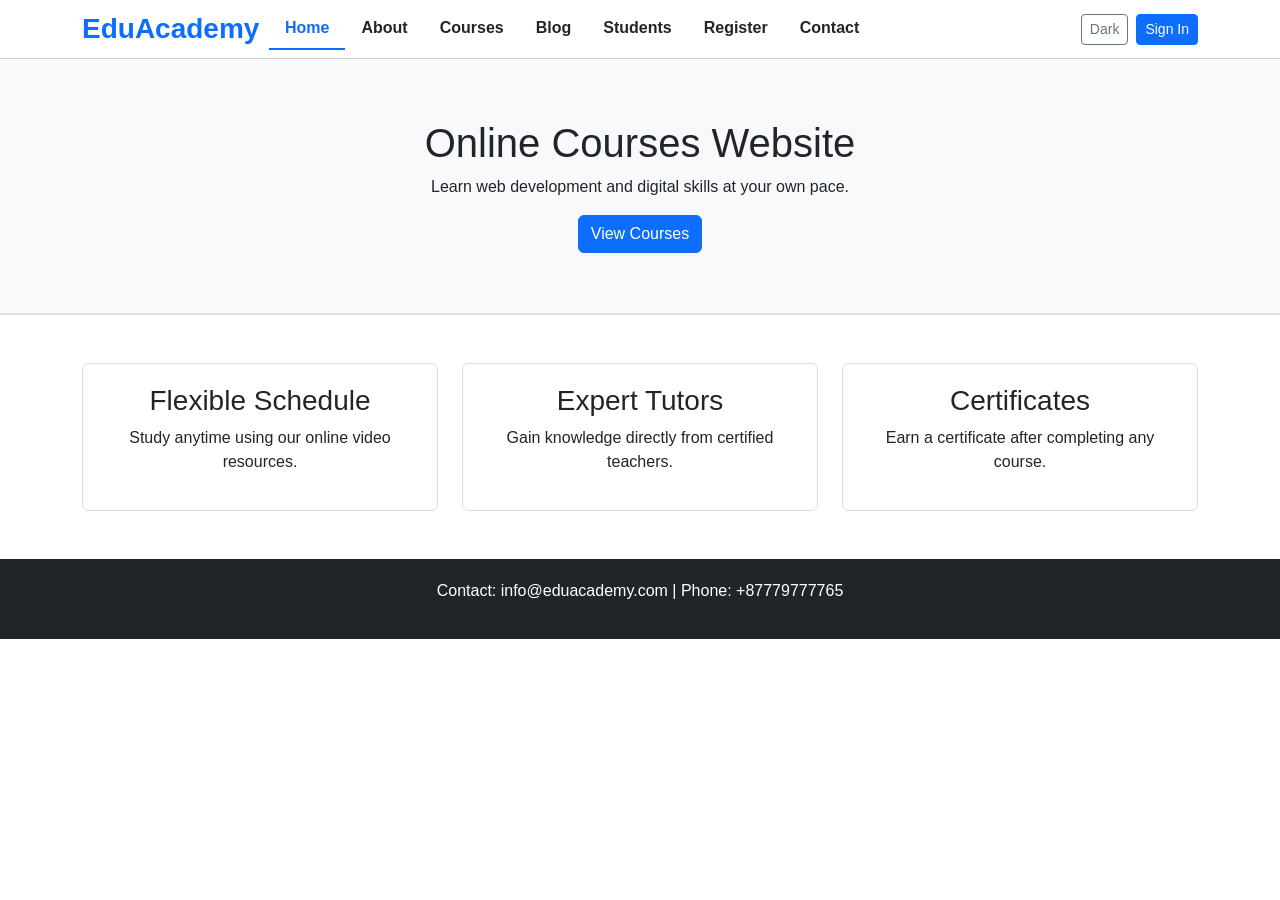
<file: index.html>
<!DOCTYPE html>
<html lang="en">
<head>
    <meta charset="UTF-8">
    <meta name="viewport" content="width=device-width, initial-scale=1.0">
    <title>EduAcademy - Home</title>
    <link href="https://cdn.jsdelivr.net/npm/bootstrap@5.3.0/dist/css/bootstrap.min.css" rel="stylesheet">
    <link rel="stylesheet" href="css/base.css">
    <link rel="stylesheet" href="css/home.css">
</head>
<body>

    <header class="py-2">
        <div class="container d-flex justify-content-between align-items-center">
            <a class="navbar-brand fs-3" href="index.html">EduAcademy</a>
            <nav>
                <ul class="nav">
                    <li class="nav-item"><a class="nav-link active" href="index.html">Home</a></li>
                    <li class="nav-item"><a class="nav-link" href="about.html">About</a></li>
                    <li class="nav-item"><a class="nav-link" href="courses.html">Courses</a></li>
                    <li class="nav-item"><a class="nav-link" href="blog.html">Blog</a></li>
                    <li class="nav-item"><a class="nav-link" href="students.html">Students</a></li>
                    <li class="nav-item"><a class="nav-link" href="register.html">Register</a></li>
                    <li class="nav-item"><a class="nav-link" href="contact.html">Contact</a></li>
                </ul>
            </nav>
        
<div class="eduacademy-toolbar d-flex flex-wrap align-items-center gap-2">
    <button id="themeToggle" class="btn btn-outline-secondary btn-sm" type="button" aria-pressed="false" aria-label="Switch to dark theme">Dark</button>
    <div id="authNavArea" class="d-flex align-items-center gap-2">
        <a href="register.html#sign-in" id="loginBtnNav" class="btn btn-primary btn-sm">Sign In</a>
        <div id="userProfileNav" class="d-none align-items-center gap-2">
            <span id="navUsername" class="fw-semibold text-primary"></span>
            <button id="logoutBtnNav" class="btn btn-outline-danger btn-sm" type="button">Sign Out</button>
        </div>
    </div>
</div>
</div>
    </header>

    <main>
        <section class="hero-section text-center">
            <div class="container">
                <h1>Online Courses Website</h1>
                <p>Learn web development and digital skills at your own pace.</p>
                <a href="courses.html" class="btn btn-primary">View Courses</a>
            </div>
        </section>

        <section class="container my-5">
            <div class="row g-4">
                <div class="col-md-4">
                    <div class="feature-box">
                        <h3>Flexible Schedule</h3>
                        <p>Study anytime using our online video resources.</p>
                    </div>
                </div>
                <div class="col-md-4">
                    <div class="feature-box">
                        <h3>Expert Tutors</h3>
                        <p>Gain knowledge directly from certified teachers.</p>
                    </div>
                </div>
                <div class="col-md-4">
                    <div class="feature-box">
                        <h3>Certificates</h3>
                        <p>Earn a certificate after completing any course.</p>
                    </div>
                </div>
            </div>
        </section>
    </main>

    <footer class="text-center">
        <div class="container">
            <p>Contact: info@eduacademy.com | Phone: +87779777765</p>
        </div>
    </footer>

    <script src="js/site.js"></script>
    <script src="js/auth-theme.js"></script>
</body>
</html>
</file>
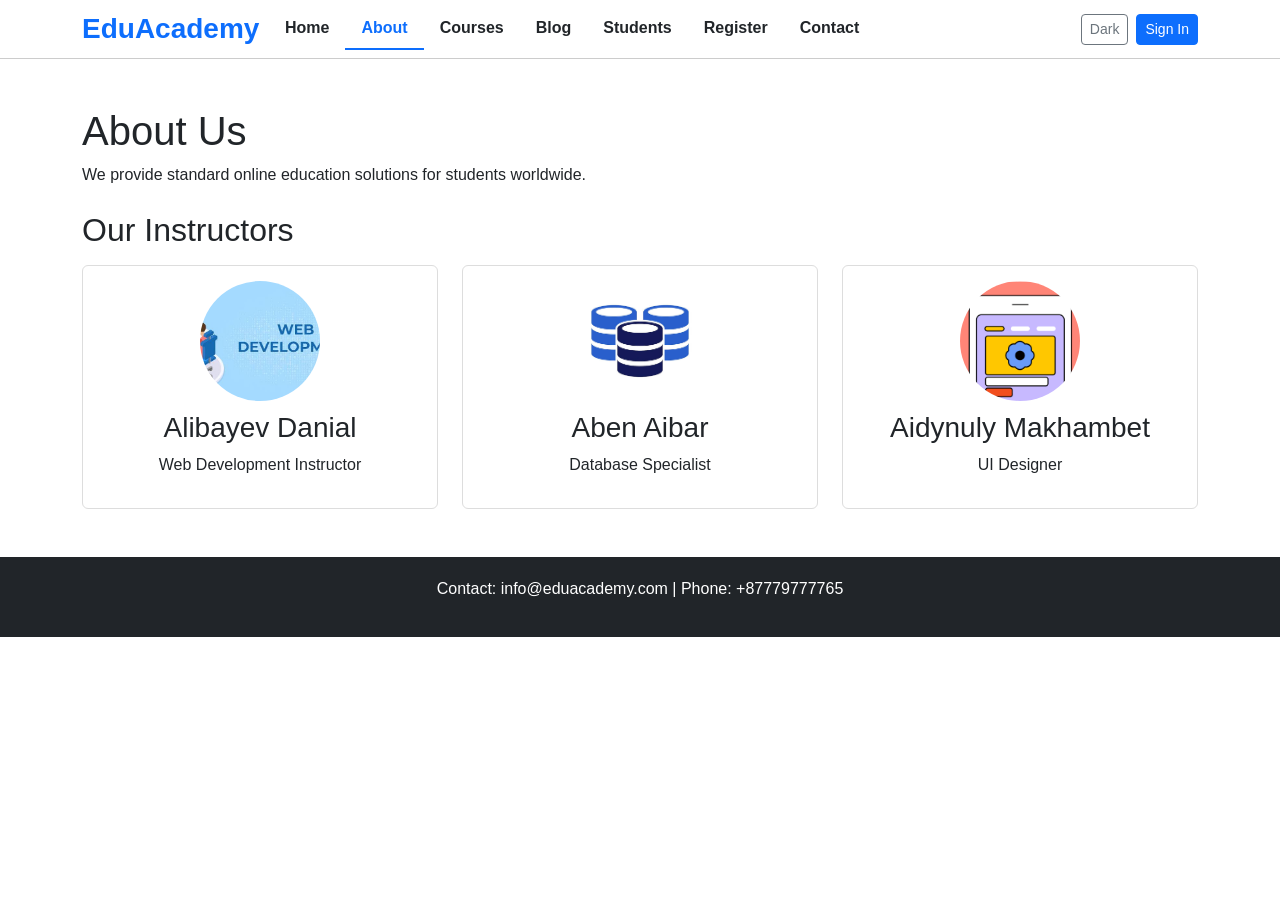
<file: about.html>
<!DOCTYPE html>
<html lang="en">
<head>
    <meta charset="UTF-8">
    <meta name="viewport" content="width=device-width, initial-scale=1.0">
    <title>EduAcademy - About</title>
    <link href="https://cdn.jsdelivr.net/npm/bootstrap@5.3.0/dist/css/bootstrap.min.css" rel="stylesheet">
    <link rel="stylesheet" href="css/base.css">
    <link rel="stylesheet" href="css/about.css">
</head>
<body>

    <header class="py-2">
        <div class="container d-flex justify-content-between align-items-center">
            <a class="navbar-brand fs-3" href="index.html">EduAcademy</a>
            <nav>
                <ul class="nav">
                    <li class="nav-item"><a class="nav-link" href="index.html">Home</a></li>
                    <li class="nav-item"><a class="nav-link active" href="about.html">About</a></li>
                    <li class="nav-item"><a class="nav-link" href="courses.html">Courses</a></li>
                    <li class="nav-item"><a class="nav-link" href="blog.html">Blog</a></li>
                    <li class="nav-item"><a class="nav-link" href="students.html">Students</a></li>
                    <li class="nav-item"><a class="nav-link" href="register.html">Register</a></li>
                    <li class="nav-item"><a class="nav-link" href="contact.html">Contact</a></li>
                </ul>
            </nav>
        
<div class="eduacademy-toolbar d-flex flex-wrap align-items-center gap-2">
    <button id="themeToggle" class="btn btn-outline-secondary btn-sm" type="button" aria-pressed="false" aria-label="Switch to dark theme">Dark</button>
    <div id="authNavArea" class="d-flex align-items-center gap-2">
        <a href="register.html#sign-in" id="loginBtnNav" class="btn btn-primary btn-sm">Sign In</a>
        <div id="userProfileNav" class="d-none align-items-center gap-2">
            <span id="navUsername" class="fw-semibold text-primary"></span>
            <button id="logoutBtnNav" class="btn btn-outline-danger btn-sm" type="button">Sign Out</button>
        </div>
    </div>
</div>
</div>
    </header>

    <main class="container my-5">
        <h1>About Us</h1>
        <p>We provide standard online education solutions for students worldwide.</p>

        <h2 class="mt-4 mb-3">Our Instructors</h2>
        <div class="row g-4">
            <div class="col-md-4">
                <div class="team-member">
                    <img src="images/instructor1.jpeg" alt="Alibayev Danial" loading="lazy">
                    <h3>Alibayev Danial</h3>
                    <p>Web Development Instructor</p>
                </div>
            </div>
            <div class="col-md-4">
                <div class="team-member">
                    <img src="images/instructor2.jpeg" alt="Aben Aibar" loading="lazy">
                    <h3>Aben Aibar</h3>
                    <p>Database Specialist</p>
                </div>
            </div>
            <div class="col-md-4">
                <div class="team-member">
                    <img src="images/instructor3.png" alt="Aidynuly Makhambet" loading="lazy">
                    <h3>Aidynuly Makhambet</h3>
                    <p>UI Designer</p>
                </div>
            </div>
        </div>
    </main>

    <footer class="text-center">
        <div class="container">
            <p>Contact: info@eduacademy.com | Phone: +87779777765</p>
        </div>
    </footer>

    <script src="js/site.js"></script>
    <script src="js/auth-theme.js"></script>
</body>
</html>
</file>
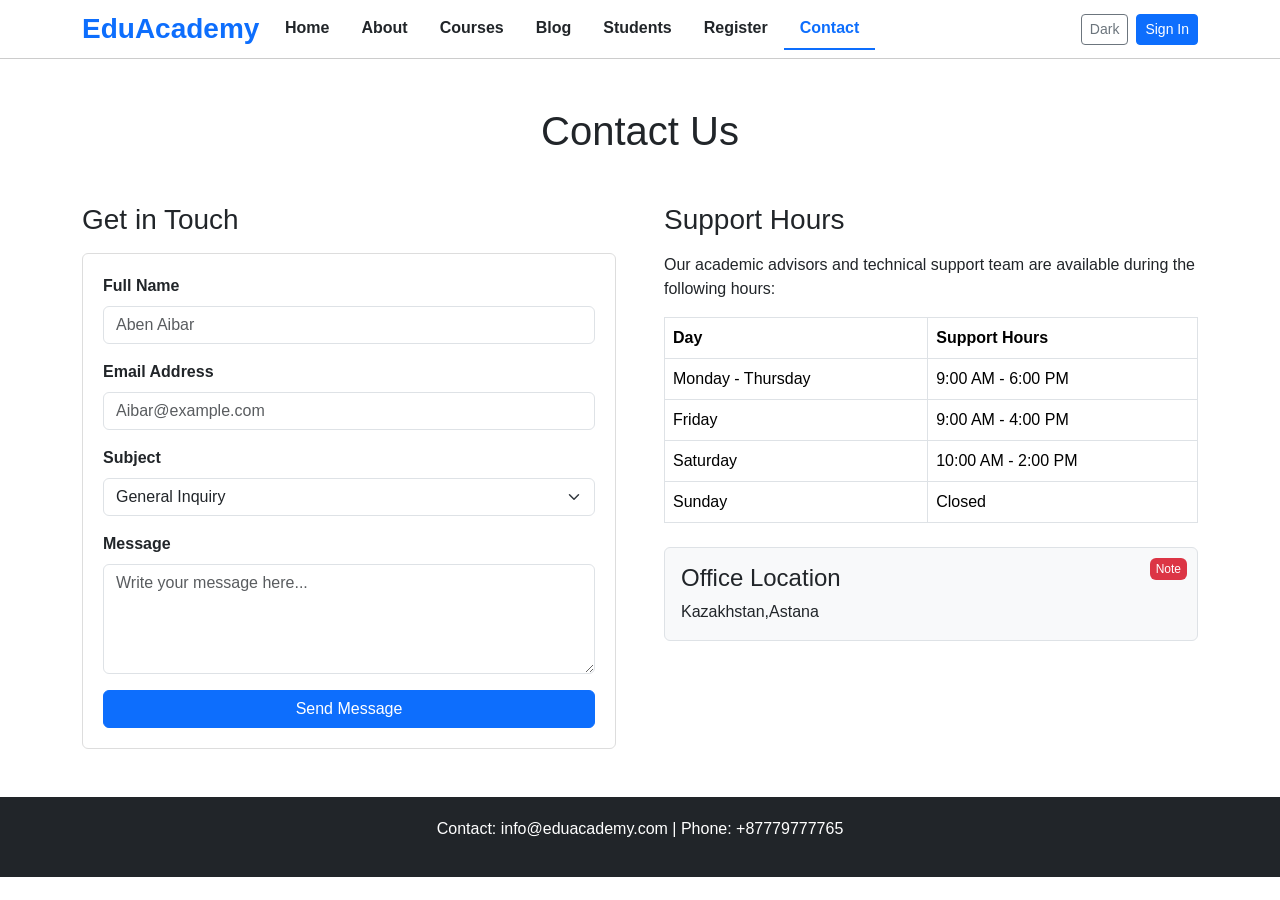
<file: contact.html>
<!DOCTYPE html>
<html lang="en">
<head>
<meta charset="UTF-8">
<meta name="viewport" content="width=device-width, initial-scale=1.0">
<title>EduAcademy - Contact</title>
    <link href="https://cdn.jsdelivr.net/npm/bootstrap@5.3.0/dist/css/bootstrap.min.css" rel="stylesheet">
<link rel="stylesheet" href="css/base.css">
<link rel="stylesheet" href="css/contact.css">
</head>
<body>

<header class="py-2">
<div class="container d-flex justify-content-between align-items-center">
<a class="navbar-brand fs-3" href="index.html">EduAcademy</a>
<nav>
<ul class="nav">
<li class="nav-item"><a class="nav-link" href="index.html">Home</a></li>
<li class="nav-item"><a class="nav-link" href="about.html">About</a></li>
<li class="nav-item"><a class="nav-link" href="courses.html">Courses</a></li>
<li class="nav-item"><a class="nav-link" href="blog.html">Blog</a></li>
<li class="nav-item"><a class="nav-link" href="students.html">Students</a></li>
<li class="nav-item"><a class="nav-link" href="register.html">Register</a></li>
<li class="nav-item"><a class="nav-link active" href="contact.html">Contact</a></li>
</ul>
</nav>

<div class="eduacademy-toolbar d-flex flex-wrap align-items-center gap-2">
    <button id="themeToggle" class="btn btn-outline-secondary btn-sm" type="button" aria-pressed="false" aria-label="Switch to dark theme">Dark</button>
    <div id="authNavArea" class="d-flex align-items-center gap-2">
        <a href="register.html#sign-in" id="loginBtnNav" class="btn btn-primary btn-sm">Sign In</a>
        <div id="userProfileNav" class="d-none align-items-center gap-2">
            <span id="navUsername" class="fw-semibold text-primary"></span>
            <button id="logoutBtnNav" class="btn btn-outline-danger btn-sm" type="button">Sign Out</button>
        </div>
    </div>
</div>
</div>
</header>

<main class="container my-5">
<h1 class="text-center mb-5">Contact Us</h1>

<div class="row g-5">

  <div class="col-md-6">
    <h3 class="mb-3">Get in Touch</h3>
    <form action="#" class="contact-form">
      <div class="mb-3">
        <label for="fullName" class="form-label">Full Name</label>
        <input type="text" class="form-control" id="fullName" placeholder="Aben Aibar" required>
      </div>
      <div class="mb-3">
        <label for="emailAddress" class="form-label">Email Address</label>
        <input type="email" class="form-control" id="emailAddress" placeholder="Aibar@example.com" required>
      </div>
      <div class="mb-3">
        <label for="subject" class="form-label">Subject</label>
        <select class="form-select" id="subject">
          <option>General Inquiry</option>
          <option>Technical Support</option>
          <option>Billing Question</option>
        </select>
      </div>
      <div class="mb-3">
        <label for="message" class="form-label">Message</label>
        <textarea class="form-control" id="message" rows="4" placeholder="Write your message here..." required></textarea>
      </div>
      <button class="btn btn-primary w-100">Send Message</button>
    </form>
  </div>

  <div class="col-md-6">
    <h3 class="mb-3">Support Hours</h3>
    <p>Our academic advisors and technical support team are available during the following hours:</p>
    
    <table class="table table-bordered schedule-table">
      <thead>
        <tr>
          <th>Day</th>
          <th>Support Hours</th>
        </tr>
      </thead>
      <tbody>
        <tr>
          <td>Monday - Thursday</td>
          <td>9:00 AM - 6:00 PM</td>
        </tr>
        <tr>
          <td>Friday</td>
          <td>9:00 AM - 4:00 PM</td>
        </tr>
        <tr>
          <td>Saturday</td>
          <td>10:00 AM - 2:00 PM</td>
        </tr>
        <tr>
          <td>Sunday</td>
          <td>Closed</td>
        </tr>
      </tbody>
    </table>
    
    <div class="mt-4 p-3 bg-light border rounded relative-box">
      <span class="badge-fixed">Note</span>
      <h4>Office Location</h4>
      <p class="mb-0">Kazakhstan,Astana</p>
    </div>
  </div>
</div>
</main>

<footer class="text-center">
<div class="container">
<p>Contact: info@eduacademy.com | Phone: +87779777765</p>
</div>
</footer>

    <script src="js/site.js"></script>
    <script src="js/auth-theme.js"></script>
</body>
</html>
</file>
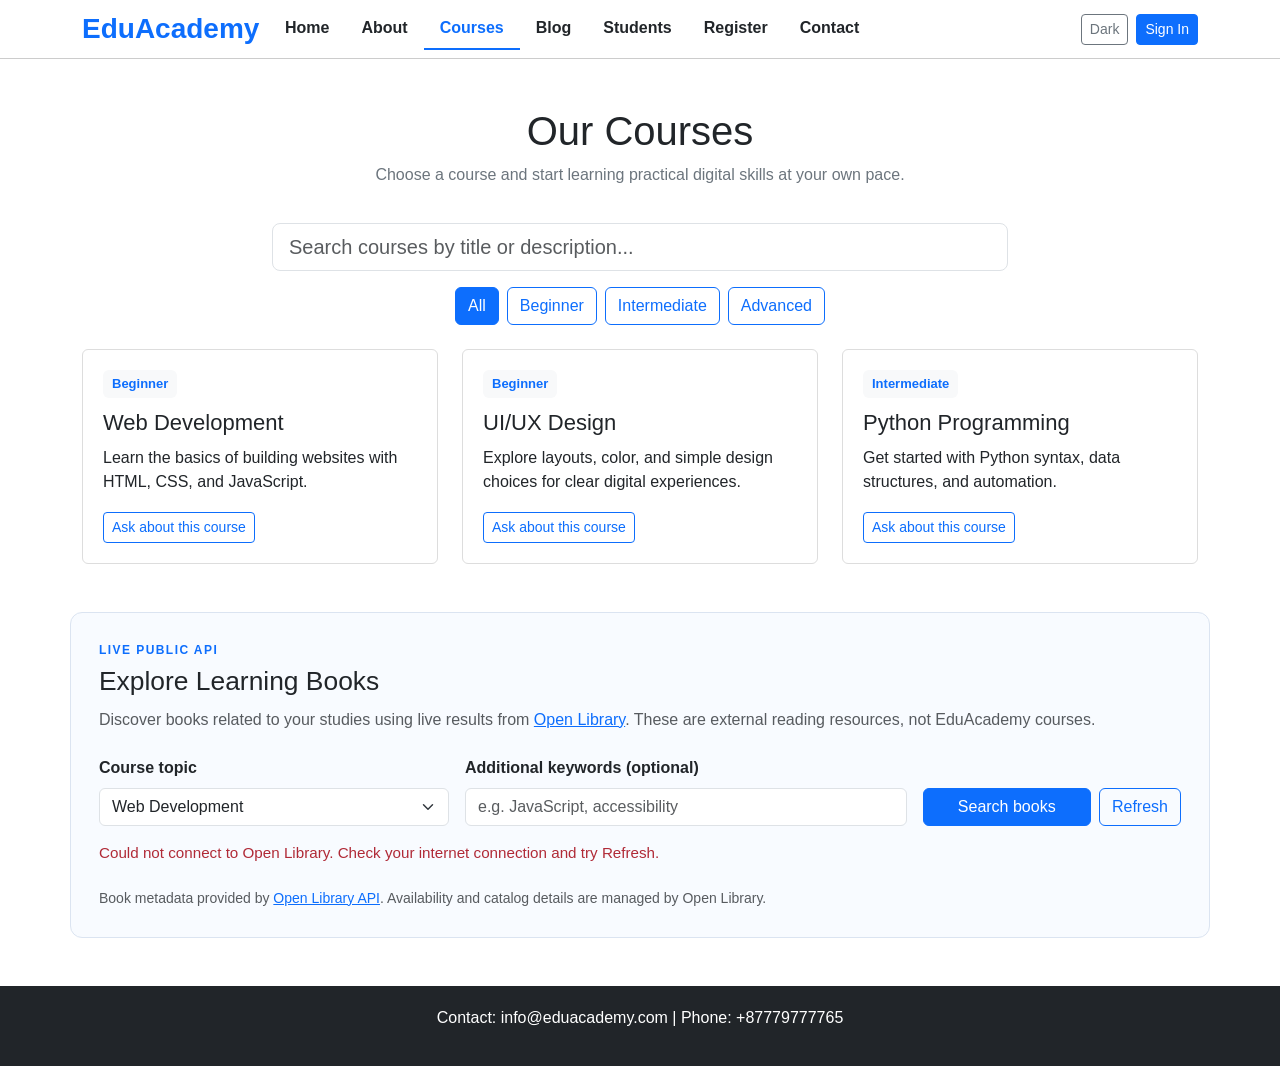
<file: courses.html>
<!DOCTYPE html>
<html lang="en">
<head>
    <meta charset="UTF-8">
    <meta name="viewport" content="width=device-width, initial-scale=1.0">
    <title>EduAcademy - Courses</title>
    <link href="https://cdn.jsdelivr.net/npm/bootstrap@5.3.0/dist/css/bootstrap.min.css" rel="stylesheet">
    <link rel="stylesheet" href="css/base.css">
    <link rel="stylesheet" href="css/courses.css">
</head>
<body>

    <header class="py-2">
        <div class="container d-flex justify-content-between align-items-center">
            <a class="navbar-brand fs-3" href="index.html">EduAcademy</a>
            <nav>
                <ul class="nav">
                    <li class="nav-item"><a class="nav-link" href="index.html">Home</a></li>
                    <li class="nav-item"><a class="nav-link" href="about.html">About</a></li>
                    <li class="nav-item"><a class="nav-link active" href="courses.html">Courses</a></li>
                    <li class="nav-item"><a class="nav-link" href="blog.html">Blog</a></li>
                    <li class="nav-item"><a class="nav-link" href="students.html">Students</a></li>
                    <li class="nav-item"><a class="nav-link" href="register.html">Register</a></li>
                    <li class="nav-item"><a class="nav-link" href="contact.html">Contact</a></li>
                </ul>
            </nav>
        
<div class="eduacademy-toolbar d-flex flex-wrap align-items-center gap-2">
    <button id="themeToggle" class="btn btn-outline-secondary btn-sm" type="button" aria-pressed="false" aria-label="Switch to dark theme"> Dark</button>
    <div id="authNavArea" class="d-flex align-items-center gap-2">
        <a href="register.html#sign-in" id="loginBtnNav" class="btn btn-primary btn-sm">Sign In</a>
        <div id="userProfileNav" class="d-none align-items-center gap-2">
            <span id="navUsername" class="fw-semibold text-primary"></span>
            <button id="logoutBtnNav" class="btn btn-outline-danger btn-sm" type="button">Sign Out</button>
        </div>
    </div>
</div>
</div>
    </header>

    <main>
        <section class="courses-intro container">
            <h1>Our Courses</h1>
            <p>Choose a course and start learning practical digital skills at your own pace.</p>
        </section>

        <div class="container mb-4">
            <div class="row justify-content-center">
                <div class="col-md-8">
                    <input type="text" id="searchInput" class="form-control form-control-lg mb-3" placeholder="Search courses by title or description...">
                    <div class="d-flex justify-content-center flex-wrap gap-2 filter-buttons">
                        <button class="btn btn-outline-primary active" data-category="all">All</button>
                        <button class="btn btn-outline-primary" data-category="beginner">Beginner</button>
                        <button class="btn btn-outline-primary" data-category="intermediate">Intermediate</button>
                        <button class="btn btn-outline-primary" data-category="advanced">Advanced</button>
                    </div>
                </div>
            </div>
        </div>

        <section class="container mb-5" aria-label="Available courses">
            <div class="row g-4 courses-grid" id="courseGrid">
                
                <div class="col-md-6 col-lg-4 course-item" data-category="beginner">
                    <article class="course-card">
                        <span class="course-level">Beginner</span>
                        <h2>Web Development</h2>
                        <p>Learn the basics of building websites with HTML, CSS, and JavaScript.</p>
                        <a href="contact.html" class="btn btn-outline-primary btn-sm">Ask about this course</a>
                    </article>
                </div>

                <div class="col-md-6 col-lg-4 course-item" data-category="beginner">
                    <article class="course-card">
                        <span class="course-level">Beginner</span>
                        <h2>UI/UX Design</h2>
                        <p>Explore layouts, color, and simple design choices for clear digital experiences.</p>
                        <a href="contact.html" class="btn btn-outline-primary btn-sm">Ask about this course</a>
                    </article>
                </div>

                <div class="col-md-6 col-lg-4 course-item" data-category="intermediate">
                    <article class="course-card">
                        <span class="course-level">Intermediate</span>
                        <h2>Python Programming</h2>
                        <p>Get started with Python syntax, data structures, and automation.</p>
                        <a href="contact.html" class="btn btn-outline-primary btn-sm">Ask about this course</a>
                    </article>
                </div> 
            </div>

            <div id="noResults" class="text-center text-muted mt-4" style="display: none;">
                <p>No courses match your search or filter criteria.</p>
            </div>
        </section>

        <section class="container mb-5 learning-library" id="learningLibrary" aria-labelledby="learningLibraryTitle">
            <div class="learning-library-header">
                <div>
                    <p class="learning-eyebrow">LIVE PUBLIC API</p>
                    <h2 id="learningLibraryTitle">Explore Learning Books</h2>
                    <p class="text-muted mb-0">Discover books related to your studies using live results from
                        <a href="https://openlibrary.org/" target="_blank" rel="noopener noreferrer">Open Library</a>.
                        These are external reading resources, not EduAcademy courses.</p>
                </div>
            </div>

            <form id="bookSearchForm" class="row g-3 align-items-end" role="search">
                <div class="col-md-4">
                    <label for="bookTopic" class="form-label">Course topic</label>
                    <select id="bookTopic" class="form-select">
                        <option value="web development">Web Development</option>
                        <option value="user experience design">UI/UX Design</option>
                        <option value="python programming">Python Programming</option>
                        <option value="">All topics</option>
                    </select>
                </div>
                <div class="col-md-5">
                    <label for="bookKeywords" class="form-label">Additional keywords (optional)</label>
                    <input type="search" id="bookKeywords" class="form-control" maxlength="80"
                           placeholder="e.g. JavaScript, accessibility" autocomplete="off">
                </div>
                <div class="col-md-3">
                    <div class="d-flex gap-2">
                        <button id="bookSearchButton" type="submit" class="btn btn-primary flex-fill">Search books</button>
                        <button id="bookRefreshButton" type="button" class="btn btn-outline-primary">Refresh</button>
                    </div>
                </div>
            </form>

            <p id="bookStatus" class="learning-status mt-3 mb-3" role="status" aria-live="polite">
                Loading learning resources…
            </p>
            <div id="bookResults" class="row g-3" aria-label="Book search results"></div>
            <p class="learning-api-credit small text-muted mb-0">Book metadata provided by
                <a href="https://openlibrary.org/developers/api" target="_blank" rel="noopener noreferrer">Open Library API</a>.
                Availability and catalog details are managed by Open Library.</p>
        </section>
    </main>

    <footer class="text-center">
        <div class="container">
            <p>Contact: info@eduacademy.com | Phone: +87779777765</p>
        </div>
    </footer>

    <script src="https://code.jquery.com/jquery-3.7.1.min.js"></script>
    <script src="js/search.js"></script>
    <script src="js/learning_books_api.js" defer></script>
    <script src="js/site.js"></script>
    <script src="js/auth-theme.js"></script>
</body>
</html>
</file>
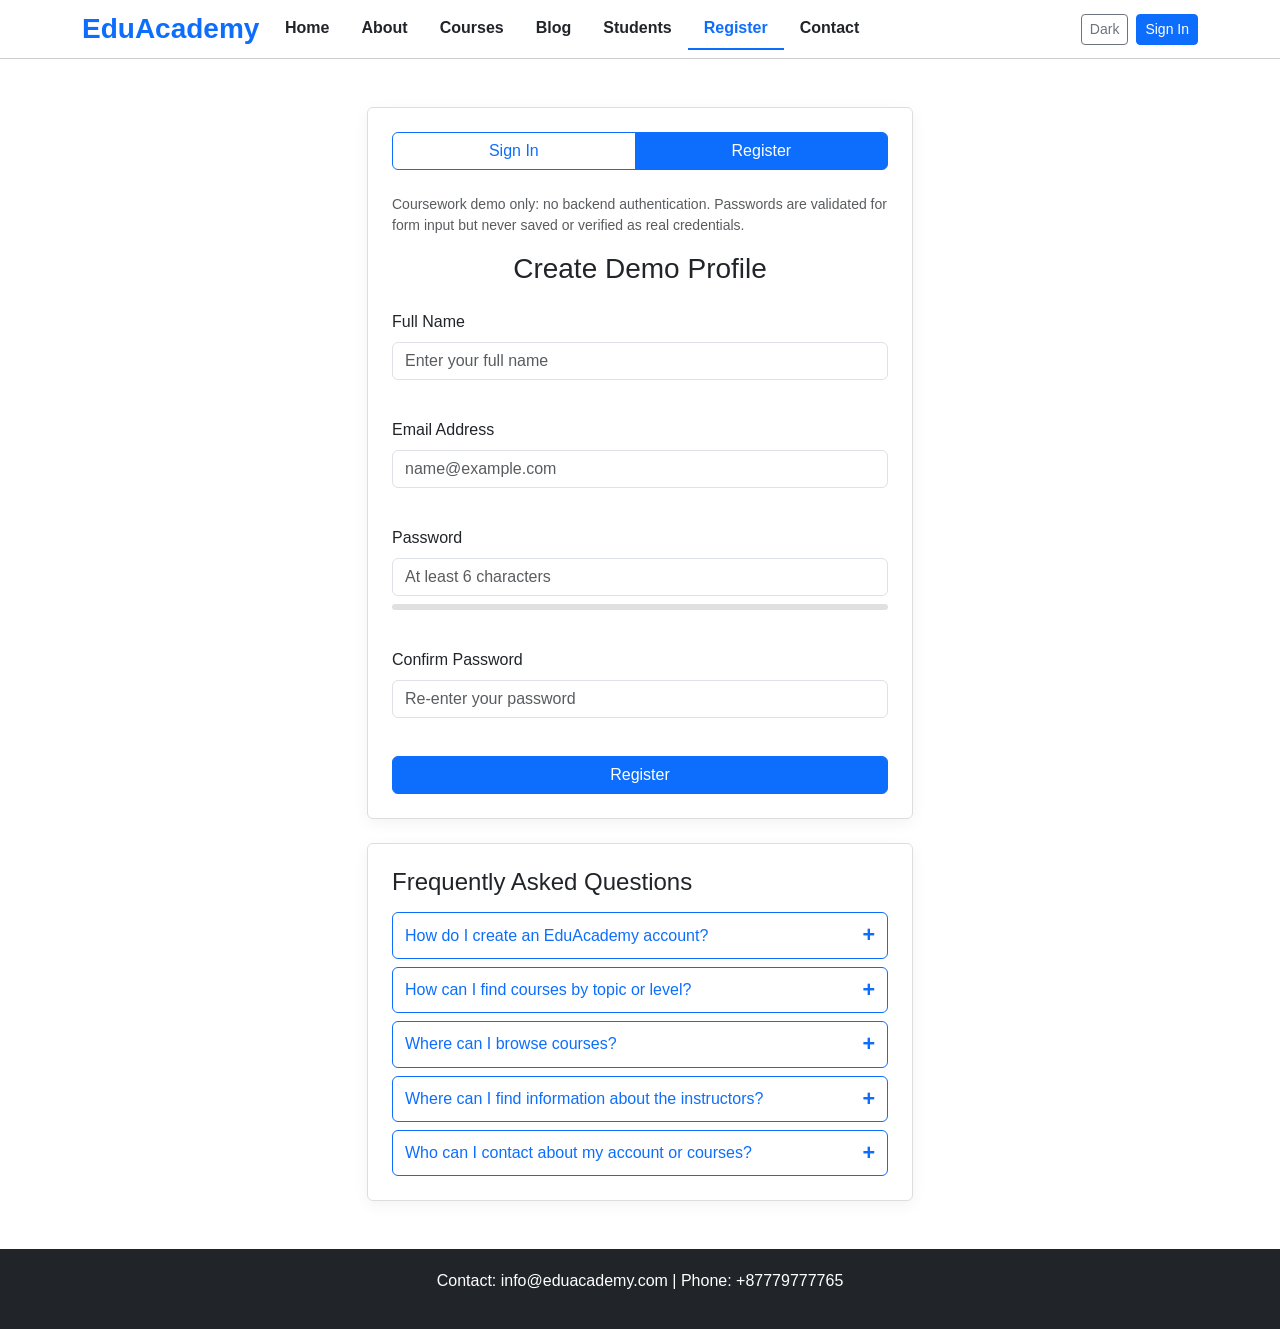
<file: register.html>
<!DOCTYPE html>
<html lang="en">
<head>
    <meta charset="UTF-8">
    <meta name="viewport" content="width=device-width, initial-scale=1.0">
    <title>EduAcademy - Register</title>
    <link href="https://cdn.jsdelivr.net/npm/bootstrap@5.3.0/dist/css/bootstrap.min.css" rel="stylesheet">
    <link rel="stylesheet" href="css/base.css">
    <link rel="stylesheet" href="css/register.css">
</head>
<body>

    <header class="py-2">
        <div class="container d-flex justify-content-between align-items-center">
            <a class="navbar-brand fs-3" href="index.html">EduAcademy</a>
            <nav>
                <ul class="nav">
                    <li class="nav-item"><a class="nav-link" href="index.html">Home</a></li>
                    <li class="nav-item"><a class="nav-link" href="about.html">About</a></li>
                    <li class="nav-item"><a class="nav-link" href="courses.html">Courses</a></li>
                    <li class="nav-item"><a class="nav-link" href="blog.html">Blog</a></li>
                    <li class="nav-item"><a class="nav-link" href="students.html">Students</a></li>
                    <li class="nav-item"><a class="nav-link active" href="register.html">Register</a></li>
                    <li class="nav-item"><a class="nav-link" href="contact.html">Contact</a></li>
                </ul>
            </nav>
        
<div class="eduacademy-toolbar d-flex flex-wrap align-items-center gap-2">
    <button id="themeToggle" class="btn btn-outline-secondary btn-sm" type="button" aria-pressed="false" aria-label="Switch to dark theme">Dark</button>
    <div id="authNavArea" class="d-flex align-items-center gap-2">
        <a href="register.html#sign-in" id="loginBtnNav" class="btn btn-primary btn-sm">Sign In</a>
        <div id="userProfileNav" class="d-none align-items-center gap-2">
            <span id="navUsername" class="fw-semibold text-primary"></span>
            <button id="logoutBtnNav" class="btn btn-outline-danger btn-sm" type="button">Sign Out</button>
        </div>
    </div>
</div>
</div>
    </header>

<main class="container my-5">
    <div class="row justify-content-center">
        <div class="col-lg-7 col-xl-6">
            <div id="userDashboardCard" class="register-card p-4 text-center d-none" aria-live="polite">
                <h1 class="mb-3">Welcome Back!</h1>
                <p>You are signed in as <strong id="dashboardUsername"></strong>.</p>
                <p id="dashboardEmail" class="text-muted"></p>
                <p id="dashboardMessage" class="small text-muted">Your demo sign-in is saved in this browser.</p>
                <div class="d-flex flex-wrap justify-content-center gap-2">
                    <a href="courses.html" class="btn btn-primary">Browse Courses</a>
                    <button id="dashboardSignOutBtn" type="button" class="btn btn-outline-danger">Sign Out</button>
                </div>
            </div>

            <div id="authCard" class="register-card p-4">
                <div class="btn-group w-100 mb-4" role="group" aria-label="Account access">
                    <button type="button" id="switchToLogin" class="btn btn-outline-primary">Sign In</button>
                    <button type="button" id="switchToRegister" class="btn btn-primary">Register</button>
                </div>
                <p class="small text-muted">Coursework demo only: no backend authentication. Passwords are validated for form input but never saved or verified as real credentials.</p>

                <div id="loginFormContainer" class="d-none">
                    <h1 class="h3 text-center mb-4">Sign In</h1>
                    <form id="signInForm" novalidate>
                        <div class="mb-3">
                            <label for="signInEmail" class="form-label">Email Address</label>
                            <input type="email" class="form-control" id="signInEmail" autocomplete="email" placeholder="name@example.com" required>
                            <div class="invalid-feedback" id="signInEmailError"></div>
                        </div>
                        <div class="mb-3">
                            <label for="signInPassword" class="form-label">Password</label>
                            <input type="password" class="form-control" id="signInPassword" autocomplete="current-password" placeholder="At least 6 characters" minlength="6" required>
                            <div class="invalid-feedback" id="signInPasswordError"></div>
                        </div>
                        <button type="submit" class="btn btn-primary w-100">Sign In</button>
                        <p id="signInMessage" class="small mt-3" role="status"></p>
                    </form>
                </div>

                <div id="registerFormContainer">
                    <h1 class="h3 text-center mb-4">Create Demo Profile</h1>
                    <form id="registrationForm" novalidate>
                        <div class="mb-3">
                            <label for="fullName" class="form-label">Full Name</label>
                            <input type="text" class="form-control" id="fullName" autocomplete="name" placeholder="Enter your full name" required>
                            <div class="invalid-feedback" id="fullNameError"></div>
                        </div>
                        <div class="mb-3">
                            <label for="email" class="form-label">Email Address</label>
                            <input type="email" class="form-control" id="email" autocomplete="email" placeholder="name@example.com" required>
                            <div class="invalid-feedback" id="emailError"></div>
                        </div>
                        <div class="mb-3">
                            <label for="password" class="form-label">Password</label>
                            <input type="password" class="form-control" id="password" autocomplete="new-password" placeholder="At least 6 characters" minlength="6" required>
                            <div class="strength-meter mt-2"><div id="strengthBar" class="strength-bar"></div></div>
                            <small id="strengthText" class="form-text mt-1 d-block"></small>
                            <div class="invalid-feedback" id="passwordError"></div>
                        </div>
                        <div class="mb-3">
                            <label for="confirmPassword" class="form-label">Confirm Password</label>
                            <input type="password" class="form-control" id="confirmPassword" autocomplete="new-password" placeholder="Re-enter your password" required>
                            <div class="invalid-feedback" id="confirmPasswordError"></div>
                        </div>
                        <button type="submit" class="btn btn-primary w-100">Register</button>
                        <p id="formSuccess" class="small mt-3" role="status"></p>
                    </form>
                </div>
            </div>

            <section id="eduacademy-faq" class="register-card p-4 mt-4" aria-labelledby="faq-heading">
                    <h2 id="faq-heading" class="h4 mb-3">Frequently Asked Questions</h2>

                    <div class="mb-2">
                        <h3 class="h6 mb-0">
                            <button type="button" class="faq-question btn btn-outline-primary w-100 d-flex align-items-center justify-content-between gap-3 text-start" aria-expanded="false" aria-controls="faq-register">
                                How do I create an EduAcademy account?
                                <span class="faq-indicator" aria-hidden="true">+</span>
                            </button>
                        </h3>
                        <div id="faq-register" style="display: none;">
                            <p class="p-3 mb-0">Choose Register above and enter your full name and email address. Create a password, enter it again to confirm it, then select Register.</p>
                        </div>
                    </div>

                    <div class="mb-2">
                        <h3 class="h6 mb-0">
                            <button type="button" class="faq-question btn btn-outline-primary w-100 d-flex align-items-center justify-content-between gap-3 text-start" aria-expanded="false" aria-controls="faq-search-courses">
                                How can I find courses by topic or level?
                                <span class="faq-indicator" aria-hidden="true">+</span>
                            </button>
                        </h3>
                        <div id="faq-search-courses" style="display: none;">
                            <p class="p-3 mb-0">Go to the <a href="courses.html">Courses page</a>. Search by title or description, or use the Beginner, Intermediate, and Advanced filters.</p>
                        </div>
                    </div>

                    <div class="mb-2">
                        <h3 class="h6 mb-0">
                            <button type="button" class="faq-question btn btn-outline-primary w-100 d-flex align-items-center justify-content-between gap-3 text-start" aria-expanded="false" aria-controls="faq-courses">
                                Where can I browse courses?
                                <span class="faq-indicator" aria-hidden="true">+</span>
                            </button>
                        </h3>
                        <div id="faq-courses" style="display: none;">
                            <p class="p-3 mb-0">Open the <a href="courses.html">Courses page</a> from the navigation. You can explore Web Development, UI/UX Design, and Python Programming.</p>
                        </div>
                    </div>

                    <div class="mb-2">
                        <h3 class="h6 mb-0">
                            <button type="button" class="faq-question btn btn-outline-primary w-100 d-flex align-items-center justify-content-between gap-3 text-start" aria-expanded="false" aria-controls="faq-instructors">
                                Where can I find information about the instructors?
                                <span class="faq-indicator" aria-hidden="true">+</span>
                            </button>
                        </h3>
                        <div id="faq-instructors" style="display: none;">
                            <p class="p-3 mb-0">Visit the <a href="about.html">About page</a> to learn about our instructors and their specialties.</p>
                        </div>
                    </div>

                    <div>
                        <h3 class="h6 mb-0">
                            <button type="button" class="faq-question btn btn-outline-primary w-100 d-flex align-items-center justify-content-between gap-3 text-start" aria-expanded="false" aria-controls="faq-contact">
                                Who can I contact about my account or courses?
                                <span class="faq-indicator" aria-hidden="true">+</span>
                            </button>
                        </h3>
                        <div id="faq-contact" style="display: none;">
                            <p class="p-3 mb-0">Visit the <a href="contact.html">Contact page</a> or email <a href="mailto:info@eduacademy.com">info@eduacademy.com</a>.</p>
                        </div>
                    </div>
                </section>
        </div>
    </div>
</main>


    <footer class="text-center">
        <div class="container">
            <p>Contact: info@eduacademy.com | Phone: +87779777765</p>
        </div>
    </footer>

    <script src="js/site.js"></script>
    <script src="js/register.js"></script>
    <script src="https://code.jquery.com/jquery-3.7.1.min.js"></script>
    <script src="js/faq.js"></script>
    <script src="js/auth-theme.js"></script>
</body>
</html>
</file>
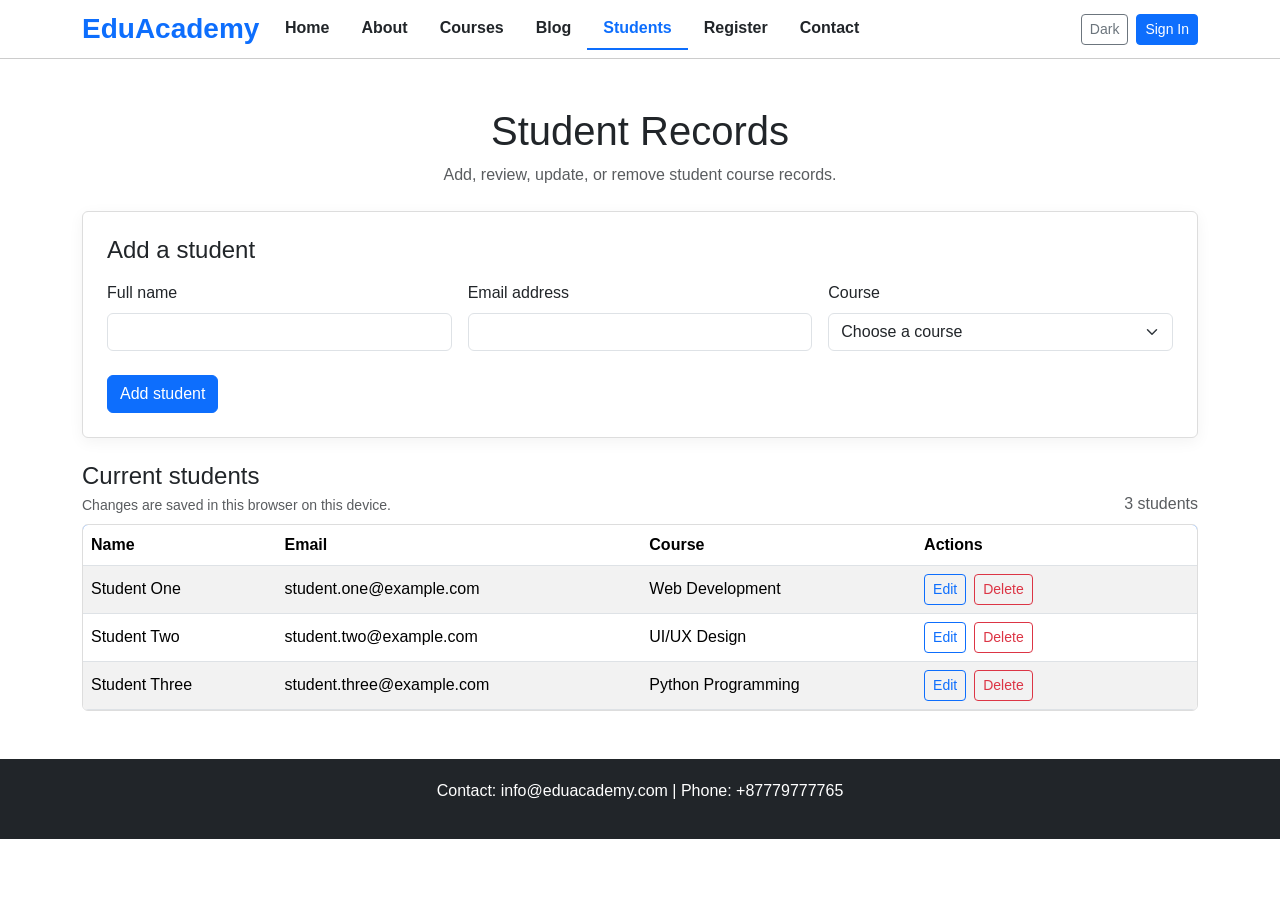
<file: students.html>
<!DOCTYPE html>
<html lang="en">
<head>
    <meta charset="UTF-8">
    <meta name="viewport" content="width=device-width, initial-scale=1.0">
    <title>EduAcademy - Student Records</title>
    <link href="https://cdn.jsdelivr.net/npm/bootstrap@5.3.0/dist/css/bootstrap.min.css" rel="stylesheet">
    <link rel="stylesheet" href="css/base.css">
    <link rel="stylesheet" href="css/students.css">
</head>
<body>
    <header class="py-2">
        <div class="container d-flex justify-content-between align-items-center">
            <a class="navbar-brand fs-3" href="index.html">EduAcademy</a>
            <nav aria-label="Main navigation">
                <ul class="nav">
                    <li class="nav-item"><a class="nav-link" href="index.html">Home</a></li>
                    <li class="nav-item"><a class="nav-link" href="about.html">About</a></li>
                    <li class="nav-item"><a class="nav-link" href="courses.html">Courses</a></li>
                    <li class="nav-item"><a class="nav-link" href="blog.html">Blog</a></li>
                    <li class="nav-item"><a class="nav-link active" href="students.html">Students</a></li>
                    <li class="nav-item"><a class="nav-link" href="register.html">Register</a></li>
                    <li class="nav-item"><a class="nav-link" href="contact.html">Contact</a></li>
                </ul>
            </nav>
        
<div class="eduacademy-toolbar d-flex flex-wrap align-items-center gap-2">
    <button id="themeToggle" class="btn btn-outline-secondary btn-sm" type="button" aria-pressed="false" aria-label="Switch to dark theme">Dark</button>
    <div id="authNavArea" class="d-flex align-items-center gap-2">
        <a href="register.html#sign-in" id="loginBtnNav" class="btn btn-primary btn-sm">Sign In</a>
        <div id="userProfileNav" class="d-none align-items-center gap-2">
            <span id="navUsername" class="fw-semibold text-primary"></span>
            <button id="logoutBtnNav" class="btn btn-outline-danger btn-sm" type="button">Sign Out</button>
        </div>
    </div>
</div>
</div>
    </header>

    <main class="container my-5">
        <section class="students-intro text-center mb-4">
            <h1>Student Records</h1>
            <p class="text-muted mb-0">Add, review, update, or remove student course records.</p>
        </section>

        <section class="student-form-card p-4 mb-4">
            <h2 id="formTitle" class="h4 mb-3">Add a student</h2>
            <form id="studentForm" novalidate>
                <input type="hidden" id="studentId">
                <div class="row g-3">
                    <div class="col-md-4">
                        <label for="studentName" class="form-label">Full name</label>
                        <input type="text" class="form-control" id="studentName" autocomplete="name" required>
                        <div class="invalid-feedback" id="studentNameError"></div>
                    </div>
                    <div class="col-md-4">
                        <label for="studentEmail" class="form-label">Email address</label>
                        <input type="email" class="form-control" id="studentEmail" autocomplete="email" required>
                        <div class="invalid-feedback" id="studentEmailError"></div>
                    </div>
                    <div class="col-md-4">
                        <label for="studentCourse" class="form-label">Course</label>
                        <select class="form-select" id="studentCourse" required>
                            <option value="">Choose a course</option>
                            <option>Web Development</option>
                            <option>UI/UX Design</option>
                            <option>Python Programming</option>
                        </select>
                        <div class="invalid-feedback" id="studentCourseError"></div>
                    </div>
                </div>
                <div class="d-flex flex-wrap gap-2 mt-4">
                    <button type="submit" id="saveStudentButton" class="btn btn-primary">Add student</button>
                    <button type="button" id="cancelEditButton" class="btn btn-outline-secondary" hidden>Cancel edit</button>
                </div>
                <p id="studentFormStatus" class="form-status mt-3 mb-0" role="status"></p>
            </form>
        </section>

        <section aria-labelledby="recordsTitle">
            <div class="d-flex flex-wrap justify-content-between align-items-end gap-2 mb-2">
                <div>
                    <h2 id="recordsTitle" class="h4 mb-1">Current students</h2>
                    <p class="text-muted small mb-0">Changes are saved in this browser on this device.</p>
                </div>
                <p id="studentCount" class="text-muted mb-0"></p>
            </div>
            <div class="table-responsive student-table-wrap">
                <table class="table table-striped table-hover align-middle mb-0">
                    <thead>
                        <tr>
                            <th scope="col">Name</th>
                            <th scope="col">Email</th>
                            <th scope="col">Course</th>
                            <th scope="col" class="actions-heading">Actions</th>
                        </tr>
                    </thead>
                    <tbody id="studentTableBody"></tbody>
                </table>
            </div>
        </section>
    </main>

    <footer class="text-center">
        <div class="container">
            <p>Contact: info@eduacademy.com | Phone: +87779777765</p>
        </div>
    </footer>

    <script src="js/students.js"></script>
    <script src="js/site.js"></script>
    <script src="js/auth-theme.js"></script>
</body>
</html>
</file>
<file: css/base.css>
:root {
    --primary-color: #0d6efd;
    --secondary-color: #6c757d;
    --dark-color: #212529;
    --light-color: #f8f9fa;
    --border-radius: 6px;
}

body {
    font-family: Arial, sans-serif;
    font-size: 16px;
    color: var(--dark-color);
    margin: 0;
    padding: 0;
}

header {
    background-color: #ffffff;
    border-bottom: 1px solid #ccc;
    position: sticky;
    top: 0;
    z-index: 100;
}

.navbar-brand {
    font-weight: bold;
    color: var(--primary-color) !important;
}

.nav-link {
    color: var(--dark-color) !important;
    font-weight: bold;
}

.nav-link:hover, 
.nav-link:focus {
    color: var(--primary-color) !important;
    text-decoration: underline;
}

.nav-link.active {
    color: var(--primary-color) !important;
    border-bottom: 2px solid var(--primary-color);
}

footer {
    background-color: var(--dark-color);
    color: white;
    padding: 20px 0;
    margin-top: 40px;
}

footer a {
    color: #ffc107;
    text-decoration: none;
}

footer a:hover,
footer a:focus {
    text-decoration: underline;
}

.relative-box {
    position: relative;
}

.badge-fixed {
    position: absolute;
    top: 10px;
    right: 10px;
    background-color: #dc3545;
    color: white;
    padding: 2px 6px;
    font-size: 12px;
    border-radius: var(--border-radius);
}

header .container { flex-wrap: wrap; gap: 0.6rem; }
header nav .nav { justify-content: center; flex-wrap: wrap; }
.eduacademy-toolbar { margin-left: auto; }
#navUsername { max-width: 140px; overflow: hidden; text-overflow: ellipsis; white-space: nowrap; }

body.dark-theme {
    --dark-color: #e9edf4;
    --light-color: #222a35;
    --secondary-color: #aebacf;
    --bs-body-bg: #121820;
    --bs-body-color: #e9edf4;
    color-scheme: dark;
}
body.dark-theme { background: #121820; color: #e9edf4; }
body.dark-theme header { background: #1b2634; border-color: #38465b; }
body.dark-theme .nav-link { color: #e9edf4 !important; }
body.dark-theme .nav-link:hover,
body.dark-theme .nav-link.active { color: #8dbbff !important; }
body.dark-theme .navbar-brand { color: #8dbbff !important; }
body.dark-theme footer { background: #0e131b; color: #f3f6fb; }
body.dark-theme .hero-section,
body.dark-theme .bg-light,
body.dark-theme .learning-library,
body.dark-theme .relative-box { background: #1a2431 !important; border-color: #3c4b5d !important; color: #e9edf4 !important; }
body.dark-theme .course-card,
body.dark-theme .team-member,
body.dark-theme .feature-box,
body.dark-theme .blog-card,
body.dark-theme .contact-form,
body.dark-theme .register-card,
body.dark-theme .student-form-card,
body.dark-theme .student-table-wrap,
body.dark-theme .learning-book-card {
    background: #202c3b !important;
    color: #e9edf4 !important;
    border-color: #405168 !important;
}
body.dark-theme .course-card h2,
body.dark-theme .learning-book-content h3 { color: #e9edf4 !important; }
body.dark-theme .course-level { background: #253c55; color: #afceff; }
body.dark-theme .form-control,
body.dark-theme .form-select { background-color: #182331; color: #f1f5fb; border-color: #485b73; }
body.dark-theme .form-control::placeholder { color: #b1bed0; }
body.dark-theme .table { --bs-table-bg: #202c3b; --bs-table-color: #e9edf4; --bs-table-border-color: #4b5a6c; }
body.dark-theme .table-striped { --bs-table-striped-bg: #29384a; --bs-table-striped-color: #f1f5fb; }
body.dark-theme .table-hover { --bs-table-hover-bg: #34455b; --bs-table-hover-color: #fff; }
body.dark-theme a:not(.btn):not(.nav-link):not(.navbar-brand) { color: #99c5ff; }
body.dark-theme .text-muted { color: #b6c3d3 !important; }
body.dark-theme .learning-book-cover-placeholder { background: #29394d; }
body.dark-theme .faq-answer { border-color: #405168; }
@media(max-width: 750px) {
    header .container { justify-content: center !important; }
    .eduacademy-toolbar { margin-left: 0; justify-content: center; }
}
</file>
<file: css/home.css>
.hero-section {
    background-color: var(--light-color);
    padding: 60px 0;
    border-bottom: 2px solid #e0e0e0;
}

.feature-box {
    border: 1px solid #ddd;
    border-radius: var(--border-radius);
    padding: 20px;
    text-align: center;
}
</file>
<file: css/about.css>
.team-member {
    border: 1px solid #ddd;
    padding: 15px;
    border-radius: var(--border-radius);
    text-align: center;
}

.team-member img {
    width: 120px;
    height: 120px;
    border-radius: 50%;
    object-fit: cover;
    margin-bottom: 10px;
}
</file>
<file: css/contact.css>
.contact-form {
  background-color: #ffffff;
  padding: 20px;
  border: 1px solid #ddd;
  border-radius: var(--border-radius);
}

.contact-form label {
  font-weight: bold;
  color: var(--dark-color);
}

.schedule-table {
  background-color: #ffffff;
}

.schedule-table thead {
  background-color: var(--primary-color);
  color: #ffffff;
}

.schedule-table tbody tr:hover {
  background-color: #e9ecef;
}
</file>
<file: css/courses.css>
.courses-intro {
    max-width: 760px;
    padding-top: 48px;
    padding-bottom: 36px;
    text-align: center;
}

.courses-intro p {
    color: var(--secondary-color, #6c757d);
    margin-bottom: 0;
}

.course-card {
    height: 100%;
    padding: 20px;
    border: 1px solid #ddd;
    border-radius: var(--border-radius, 6px);
    background-color: #ffffff;
    transition: transform 0.2s ease, box-shadow 0.2s ease;
}

.course-card:hover,
.course-card:focus-within {
    transform: translateY(-4px);
    box-shadow: 0 4px 15px rgba(0, 0, 0, 0.1);
}

.course-level {
    display: inline-block;
    margin-bottom: 12px;
    padding: 4px 9px;
    border-radius: var(--border-radius, 6px);
    background-color: var(--light-color, #f8f9fa);
    color: var(--primary-color, #0d6efd);
    font-size: 13px;
    font-weight: bold;
}

.course-card h2 {
    color: var(--dark-color, #212529);
    font-size: 22px;
    margin-bottom: 10px;
}

.course-card p {
    min-height: 48px;
    margin-bottom: 18px;
}

.course-item {
    transition: all 0.3s ease;
}

.filter-buttons .btn.active {
    background-color: var(--primary-color, #0d6efd);
    color: white;
}

@media (max-width: 767.98px) {
    header .container {
        flex-direction: column;
        gap: 8px;
    }

    header nav .nav {
        justify-content: center;
    }

    .courses-intro {
        padding-top: 36px;
        padding-bottom: 28px;
    }
}

@media (max-width: 575.98px) {
    .course-card {
        padding: 16px;
    }

    .course-card h2 {
        font-size: 20px;
    }
}

.learning-library {
    padding: 28px;
    border: 1px solid #dbe4f1;
    border-radius: 12px;
    background: #f8fbff;
}
.learning-library-header { margin-bottom: 24px; }
.learning-library-header h2 { font-size: 1.65rem; margin: 0 0 10px; }
.learning-eyebrow {
    font-size: 0.75rem;
    font-weight: 700;
    letter-spacing: 0.12em;
    color: #0d6efd;
    margin-bottom: 7px;
}
.learning-library .form-label { font-weight: 600; }
.learning-status { min-height: 1.5rem; font-size: 0.95rem; }
.learning-status.is-error { color: #b02a37; }
.learning-status.is-success { color: #34465a; }
.learning-status.is-loading { color: #0a58ca; }
.learning-book-card {
    background: #fff;
    border: 1px solid #e1e7f0;
    border-radius: 9px;
    height: 100%;
    padding: 16px;
    display: flex;
    gap: 14px;
    transition: box-shadow 0.2s ease;
}
.learning-book-card:hover { box-shadow: 0 4px 16px rgb(20 45 90 / 9%); }
.learning-book-cover {
    width: 82px;
    height: 116px;
    object-fit: cover;
    flex-shrink: 0;
    border-radius: 5px;
    background: #eaf1fc;
}
.learning-book-cover-placeholder {
    display: flex;
    align-items: center;
    justify-content: center;
    color: #6c86aa;
    font-size: 2rem;
}
.learning-book-content { min-width: 0; display: flex; flex-direction: column; flex: 1; }
.learning-book-content h3 { font-size: 1.08rem; line-height: 1.35; margin-bottom: 7px; overflow-wrap: anywhere; }
.learning-book-content p { font-size: 0.9rem; margin-bottom: 5px; }
.learning-book-content .btn { align-self: flex-start; margin-top: auto; }
.learning-api-credit { margin-top: 22px; }
@media (max-width: 575.98px) {
    .learning-library { padding: 18px 15px; }
    .learning-book-cover { width: 72px; height: 104px; }
    .learning-book-card { gap: 11px; padding: 13px; }
}
</file>
<file: css/register.css>
.register-card {
    background-color: #ffffff;
    border: 1px solid #ddd; 
    border-radius: var(--border-radius);
    box-shadow: 0 4px 15px rgba(0, 0, 0, 0.05);
}

.form-control.is-invalid {
    border-color: #dc3545;
}

.form-control.is-valid {
    border-color: #28a745;
}

.invalid-feedback {
    display: block;
    font-size: 12px;
    min-height: 18px;
}

.strength-meter {
    height: 6px;
    background-color: #e0e0e0;
    border-radius: 3px;
    overflow: hidden;
}

.strength-bar {
    height: 100%;
    width: 0%;
    transition: width 0.3s ease, background-color 0.3s ease;
}

.faq-item + .faq-item { margin-top: 10px; }
.faq-question { min-height: 44px; }
.faq-indicator { font-size: 1.35rem; font-weight: 700; flex-shrink: 0; }
.faq-answer { border: 1px solid #dee2e6; border-top: 0; border-radius: 0 0 6px 6px; }
#signInMessage:empty, #formSuccess:empty { display: none; }
</file>
<file: css/students.css>
.students-intro {
    max-width: 760px;
    margin-inline: auto;
}

.student-form-card,
.student-table-wrap {
    border: 1px solid #ddd;
    border-radius: var(--border-radius);
    background-color: #fff;
}

.student-form-card {
    box-shadow: 0 4px 15px rgba(0, 0, 0, 0.05);
}

.student-table-wrap {
    overflow: hidden;
}

.student-table-wrap thead {
    background-color: var(--primary-color);
    color: #fff;
}

.student-table-wrap thead th {
    white-space: nowrap;
}

.actions-heading {
    min-width: 170px;
}

.student-actions {
    display: flex;
    flex-wrap: wrap;
    gap: 8px;
}

.form-status:empty {
    display: none;
}

@media (max-width: 767.98px) {
    .student-form-card {
        padding: 1.25rem !important;
    }
}
</file>
